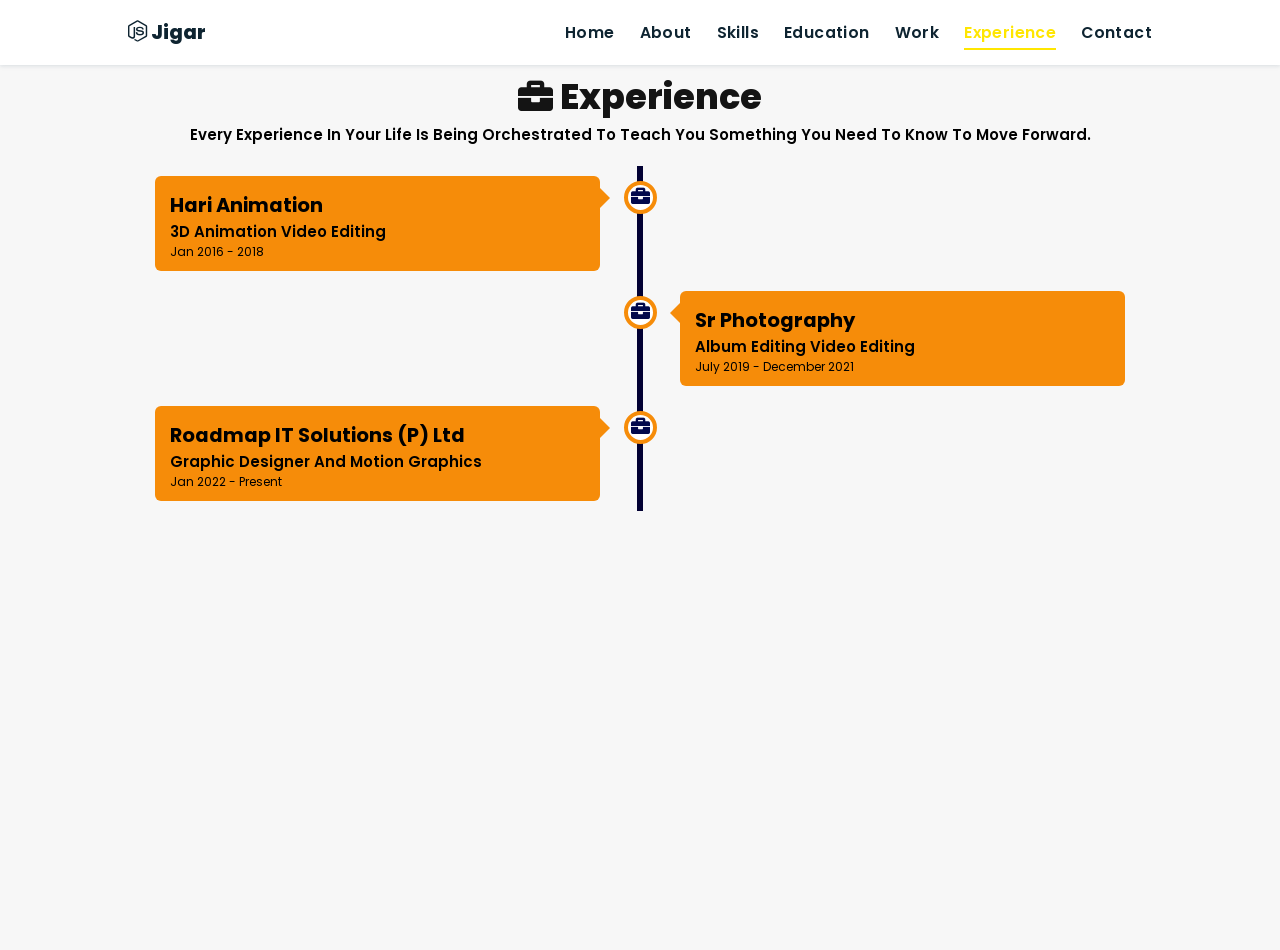
<file: experience/index.html>
<!DOCTYPE html>
<html lang="en">

<head>
  <meta charset="UTF-8">
  <meta http-equiv="X-UA-Compatible" content="IE=edge">
  <meta name="viewport" content="width=device-width, initial-scale=1.0">
  <link rel="stylesheet" href="./style.css">
  <!-- Font Awesome -->
  <link rel="stylesheet" href="https://cdnjs.cloudflare.com/ajax/libs/font-awesome/5.15.3/css/all.min.css"
    integrity="sha512-iBBXm8fW90+nuLcSKlbmrPcLa0OT92xO1BIsZ+ywDWZCvqsWgccV3gFoRBv0z+8dLJgyAHIhR35VZc2oM/gI1w=="
    crossorigin="anonymous" referrerpolicy="no-referrer" />
  <link id='favicon' rel="shortcut icon" href="./assets/images/favicon.png" type="image/x-png">
  <title>Experience | Portfolio Jigar Sable</title>
</head>

<body>
  <!-- navbar starts -->
  <header>
    <a href="./" class="logo"><i class="fab fa-node-js"></i> Jigar</a>
    <div id="menu" class="fas fa-bars"></div>
    <nav class="navbar">
      <ul>
        <li><a href="./#home">Home</a></li>
        <li><a href="./#about">About</a></li>
        <li><a href="./#skills">Skills</a></li>
        <li><a href="./#education">Education</a></li>
        <li><a href="./#work">Work</a></li>
        <li><a class="active" href="./#experience">Experience</a></li>
        <li><a href="./#contact">Contact</a></li>
      </ul>
    </nav>
  </header>
  <!-- navbar ends -->
  <!-- experience section starts -->
  <section class="experience" id="experience">
    <h2 class="heading"><i class="fas fa-briefcase"></i> Experience</h2>
    <div class="quote">
      <span>every experience in your life is being orchestrated to teach you something you need to know to move
        forward.</span>
    </div>
    <div class="timeline">
      <div class="container left">
        <div class="content">
          <div class="tag">
            <h2>Hari Animation</h2>
          </div>
          <div class="desc">
            <h3>3D Animation Video Editing</h3>
            <p>Jan 2016 - 2018</p>
          </div>
        </div>
      </div>
      <div class="container right">
        <div class="content">
          <div class="tag">
            <h2>Sr Photography</h2>
          </div>
          <div class="desc">
            <h3>Album Editing Video Editing</h3>
            <p>July 2019 - December 2021</p>
          </div>
        </div>
      </div>
      <div class="container left">
        <div class="content">
          <div class="tag">
            <h2>Roadmap IT Solutions (P) Ltd</h2>
          </div>
          <div class="desc">
            <h3>Graphic Designer and Motion Graphics</h3>
            <p>Jan 2022 - Present</p>
          </div>
        </div>
      </div>
    </div>
    <script src="./script.js"></script>
</body>

</html>
</file>
<file: experience/style.css>
@import url('https://fonts.googleapis.com/css2?family=Poppins:wght@400;600;700&display=swap');
@import url('https://fonts.googleapis.com/css2?family=Nunito:ital,wght@0,300;0,400;0,600;0,700;1,300;1,400&display=swap');
* {
  margin: 0;
  padding: 0;
  box-sizing: border-box;
  text-decoration: none;
  outline: none;
  border: none;
  text-transform: capitalize;
  transition: all 0.2s linear;
}
html {
  font-size: 62.5%;
  overflow-x: hidden;
  scroll-behavior: smooth;
}
body {
  background: #f7f7f7;
  font-family: 'Poppins', sans-serif;
}
*::selection {
  background: #2b3dda;
  color: #fff;
}
html {
  font-size: 62.5%;
  overflow-x: hidden;
}
html::-webkit-scrollbar {
  width: 0.8rem;
}
html::-webkit-scrollbar-track {
  background: rgb(235, 202, 245);
}
html::-webkit-scrollbar-thumb {
  background: #420177;
}
/* navbar starts */
header {
  position: fixed;
  top: 0;
  left: 0;
  right: 0;
  z-index: 1000;
  display: flex;
  align-items: center;
  justify-content: space-between;
  padding: 1.7rem 10%;
  height: 6.5rem;
  background-color: #fff;
  box-shadow: 0 1px 4px rgba(146, 161, 176, 0.3);
}
section {
  min-height: 100vh;
  padding: 2rem 9%;
}
.heading {
  font-size: 3.5rem;
  color: rgb(20, 20, 20);
  font-weight: 800;
  text-align: center;
}
.heading span {
  color: rgb(115, 3, 167);
}
header .logo {
  font-size: 1.9rem;
  font-weight: 800;
  text-decoration: none;
  color: #0e2431;
}
header .logo i {
  font-size: 2.2rem;
}
header .logo:hover {
  color: #fc8c05;
}
header .navbar ul {
  list-style: none;
  display: flex;
  justify-content: center;
  align-items: center;
}
header .navbar li {
  margin-left: 2.5rem;
}
header .navbar ul li a {
  font-size: 1.57rem;
  color: #0e2431;
  font-weight: 600;
  text-decoration: none;
  letter-spacing: 0.04rem;
}
header .navbar ul li a.active,
header .navbar ul li a:hover {
  color: #ffe600;
  border-bottom: 0.2rem solid #ffe600;
  padding: 0.5rem 0;
}
/* navbar ends */
/* hamburger icon starts*/
#menu {
  font-size: 3rem;
  cursor: pointer;
  color: rgb(24, 2, 63);
  display: none;
}
@media (max-width: 768px) {
  #menu {
    display: block;
  }
  header .navbar {
    position: fixed;
    top: 6.5rem;
    right: -120%;
    width: 75%;
    height: 100%;
    text-align: left;
    align-items: flex-start;
    background-color: #0e0f31;
  }
  header .navbar ul {
    flex-flow: column;
    padding: 1rem;
  }
  header .navbar ul li {
    text-align: center;
    width: 100%;
    margin: 1rem 0;
    border-radius: 0.5rem;
    width: 26rem;
  }
  header .navbar ul li a {
    display: block;
    padding: 1rem;
    text-align: left;
    color: #fff;
    font-size: 2rem;
  }
  header .navbar ul li a.active,
  header .navbar ul li a:hover {
    padding: 1rem;
    color: #fff;
    border-radius: 0.5rem;
    border-bottom: 0.5rem solid #ffe600;
  }
  .fa-times {
    transform: rotate(180deg);
  }
  header .navbar.nav-toggle {
    right: 0;
  }
}
/* hamburger icon ends */
/* experience section starts */
.experience {
  margin-top: 5rem;
}
.experience .quote {
  text-align: center;
  font-size: 1.5rem;
  font-weight: 600;
}
.experience .timeline {
  position: relative;
  max-width: 1200px;
  margin: 2rem auto;
}
.experience .timeline::after {
  content: '';
  position: absolute;
  width: 6px;
  background: #020133;
  top: 0;
  bottom: 0;
  left: 50%;
  margin-left: -3px;
  z-index: -2;
}
.experience .container {
  padding: 10px 40px;
  position: relative;
  background-color: inherit;
  width: 50%;
}
/*circles on timeline*/
.experience .container::after {
  content: '\f0b1';
  position: absolute;
  width: 25px;
  height: 25px;
  right: -17px;
  background-color: rgb(255, 255, 255);
  border: 4px solid #f68c09;
  top: 15px;
  border-radius: 50%;
  z-index: 100;
  font-size: 1.89rem;
  text-align: center;
  font-weight: 600;
  color: #02094b;
  font-family: 'Font Awesome\ 5 Free';
}
.experience .left {
  left: 0;
}
.experience .right {
  left: 50%;
}
/* arrows pointing right */
.experience .left::before {
  content: ' ';
  height: 0;
  position: absolute;
  top: 22px;
  width: 0;
  z-index: 1;
  right: 30px;
  border: medium solid #f68c09;
  border-width: 10px 0 10px 10px;
  border-color: transparent transparent transparent #f68c09;
}
/* arrows pointing left  */
.experience .right::before {
  content: ' ';
  height: 0;
  position: absolute;
  top: 22px;
  width: 0;
  z-index: 1;
  left: 30px;
  border: medium solid #f68c09;
  border-width: 10px 10px 10px 0;
  border-color: transparent #f68c09 transparent transparent;
}
.experience .right::after {
  left: -16px;
}
.experience .content {
  background-color: #f68c09;
  position: relative;
  border-radius: 6px;
}
.experience .content .tag {
  font-size: 1.3rem;
  padding-top: 1.5rem;
  padding-left: 1.5rem;
}
.experience .content .desc {
  margin-left: 1.5rem;
  padding-bottom: 1rem;
}
.experience .content .desc h3 {
  font-size: 1.5rem;
  font-weight: 600;
}
.experience .content .desc p {
  font-size: 1.2rem;
}
/* view all button */
.morebtn {
  display: flex;
  justify-content: center;
  margin-bottom: 2rem;
}
.morebtn .btn {
  position: relative;
  line-height: 0;
  padding: 1.6rem 3rem;
  border-radius: 0.5em;
  transition: 0.5s;
  color: #fff;
  background: #2506ad;
  box-shadow: 0px 5px 10px rgba(48, 68, 247, 0.6);
  text-align: center;
}
.morebtn .btn span {
  font-weight: 600;
  font-size: 1.7rem;
  font-family: 'Nunito', sans-serif;
}
.morebtn .btn i {
  margin-right: 0.5rem;
  font-size: 1.5rem;
  transition: 0.3s;
}
.morebtn .btn:hover {
  background: #1a047e;
}
.morebtn .btn:hover i {
  transform: translateX(-8px);
}
/* Media queries - Responsive timeline on screens less than 600px wide */
@media screen and (max-width: 600px) {
  .experience .timeline::after {
    left: 31px;
  }
  .experience .container {
    width: 100%;
    padding-left: 70px;
    padding-right: 25px;
  }
  .experience .container::before {
    left: 60px;
    border: medium solid #f68c09;
    border-width: 10px 10px 10px 0;
    border-color: transparent #f68c09 transparent transparent;
  }
  .experience .left::after {
    left: 15px;
  }
  .experience .right::after {
    left: 15px;
  }
  .experience .right {
    left: 0%;
  }
  .experience .container::after {
    font-size: 2.2rem;
  }
}
/* experience media queries ends */
/* experience section ends */
/* footer section starts */
.footer {
  min-height: auto;
  padding-top: 0;
  background: rgb(0, 1, 43);
}
.footer .box-container {
  display: flex;
  justify-content: center;
  flex-wrap: wrap;
}
.footer .box-container .box {
  flex: 1 1 25rem;
  margin: 2rem;
}
.footer .box-container .box h3 {
  font-size: 2.5rem;
  color: #fff;
  padding-bottom: 1rem;
  font-weight: normal;
}
.footer .box-container .box p {
  font-size: 1.5rem;
  color: #ccc;
  padding: 0.7rem 0;
  text-transform: none;
}
.footer .box-container .box p i {
  padding-right: 1rem;
  color: #ffae00;
}
.footer .box-container .box a {
  font-size: 1.5rem;
  color: rgb(238, 238, 238);
  padding: 0.3rem 0;
  display: block;
}
.footer .box-container .box a:hover {
  color: #ffae00;
}
.footer .box-container .box .share {
  display: flex;
  flex-wrap: wrap;
  padding: 1rem 0;
}
.footer .box-container .box .share a {
  height: 4rem;
  width: 4rem;
  padding: 1rem;
  text-align: center;
  border-radius: 5rem;
  font-size: 1.7rem;
  margin-right: 1rem;
  transition: 0.2s;
  background: rgb(230, 230, 230);
  color: #02094b;
  border: none;
}
.footer .box-container .box .share a:hover {
  background: transparent;
  transform: scale(0.98);
  border: 0.1rem solid rgb(180, 178, 178);
  color: #ffae00;
}
.footer .credit {
  padding: 1rem 0 0 0;
  text-align: center;
  font-size: 1.5rem;
  font-family: 'Nunito', sans-serif;
  font-weight: 600;
  color: #fff;
  border-top: 0.1rem solid #fff3;
}
.footer .credit a {
  color: #ffae00;
}
.footer .fa {
  color: #e90606;
  margin: 0 0.3rem;
  font-size: 1.5rem;
  animation: pound 0.35s infinite alternate;
}
@-webkit-keyframes pound {
  to {
    transform: scale(1.1);
  }
}
@keyframes pound {
  to {
    transform: scale(1.1);
  }
}
@media (max-width: 450px) {
  .footer .box-container .box {
    margin: 2rem;
  }
  .footer .box-container .box p {
    padding: 0.7rem;
  }
  .footer .box-container .box .share a {
    padding: 1.1rem;
  }
}
/* footer section ends */
/* common media queries starts*/
@media (max-width: 450px) {
  html {
    font-size: 55%;
  }
  body {
    padding-right: 0;
  }
  section {
    padding: 2rem;
  }
}
/* common media queries ends*/
/* scroll top starts */
#scroll-top {
  position: fixed;
  top: -140%;
  right: 2rem;
  padding: 1rem 1.5rem;
  font-size: 2rem;
  background: #ffae00;
  color: rgb(13, 0, 44);
  border-radius: 5rem;
  transition: 1s linear;
  z-index: 1000;
}
#scroll-top.active {
  top: calc(100% - 12rem);
}
/* scroll top ends */
</file>
